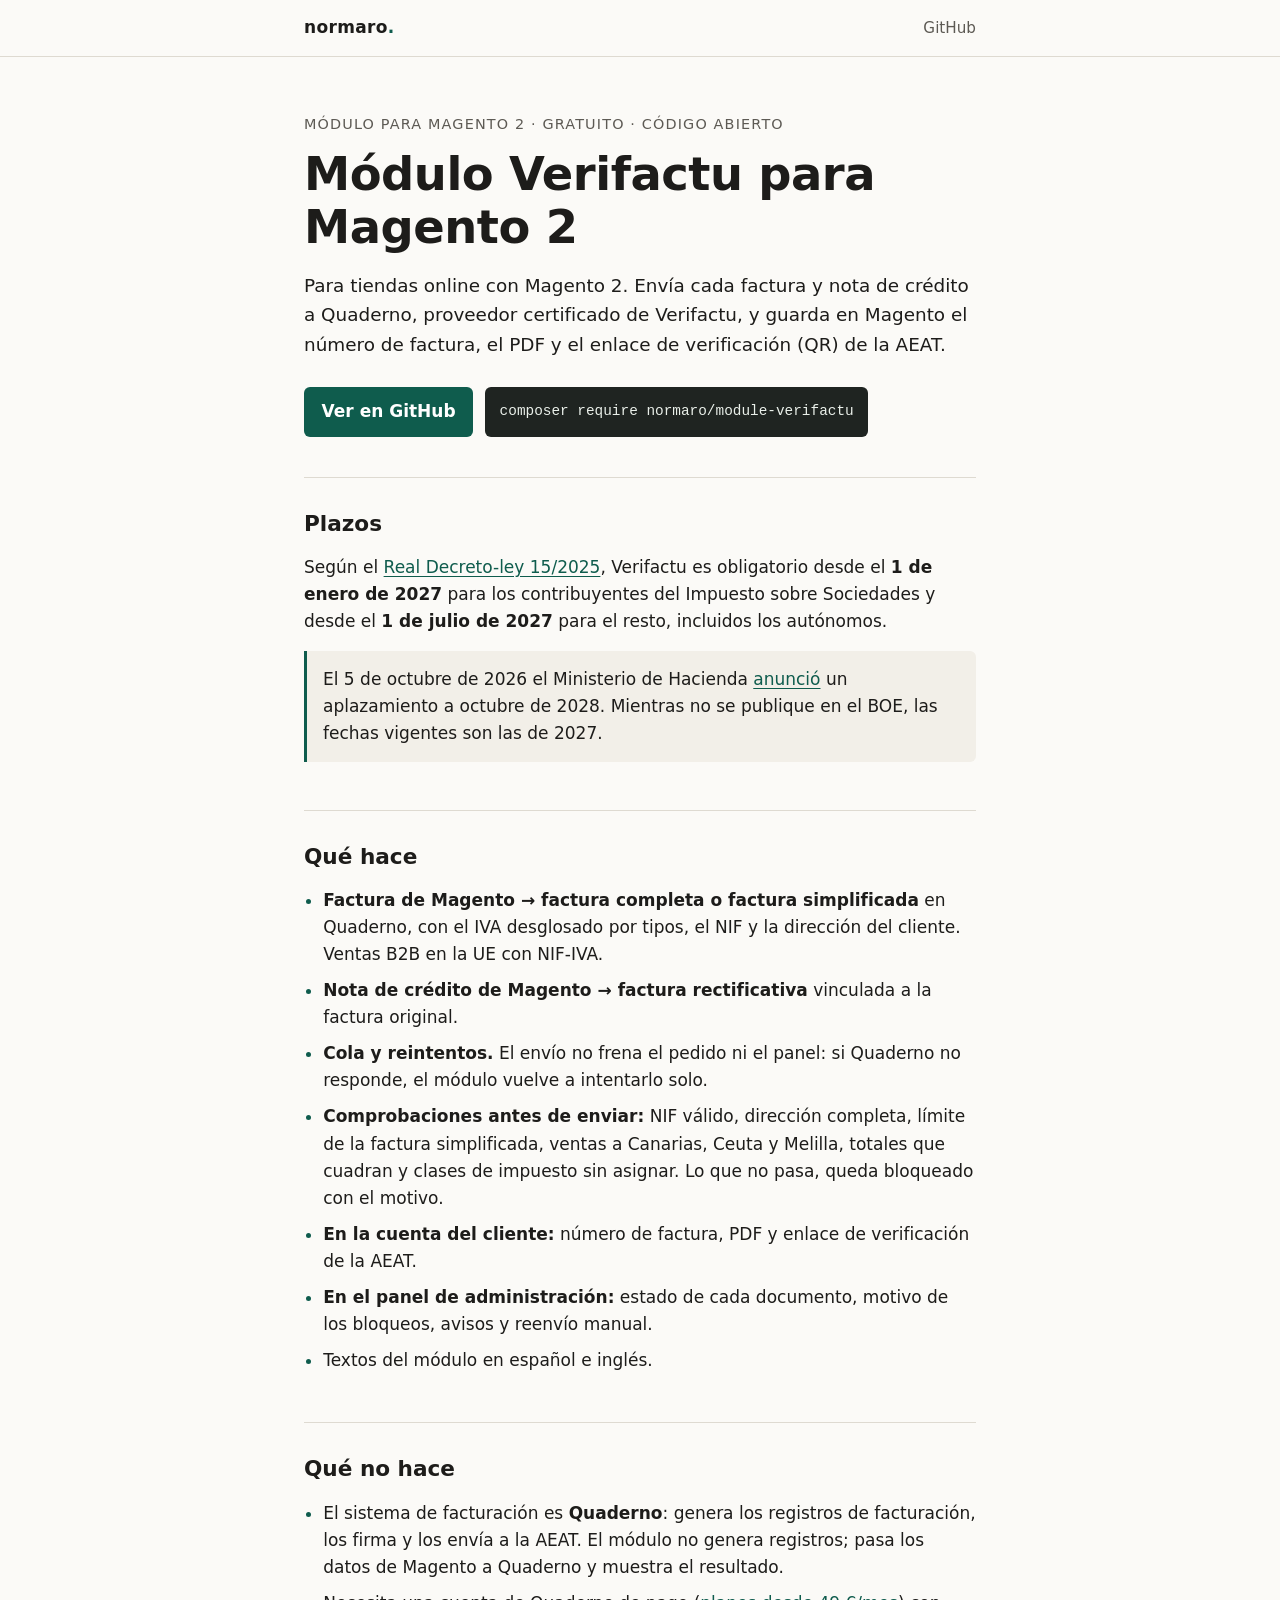
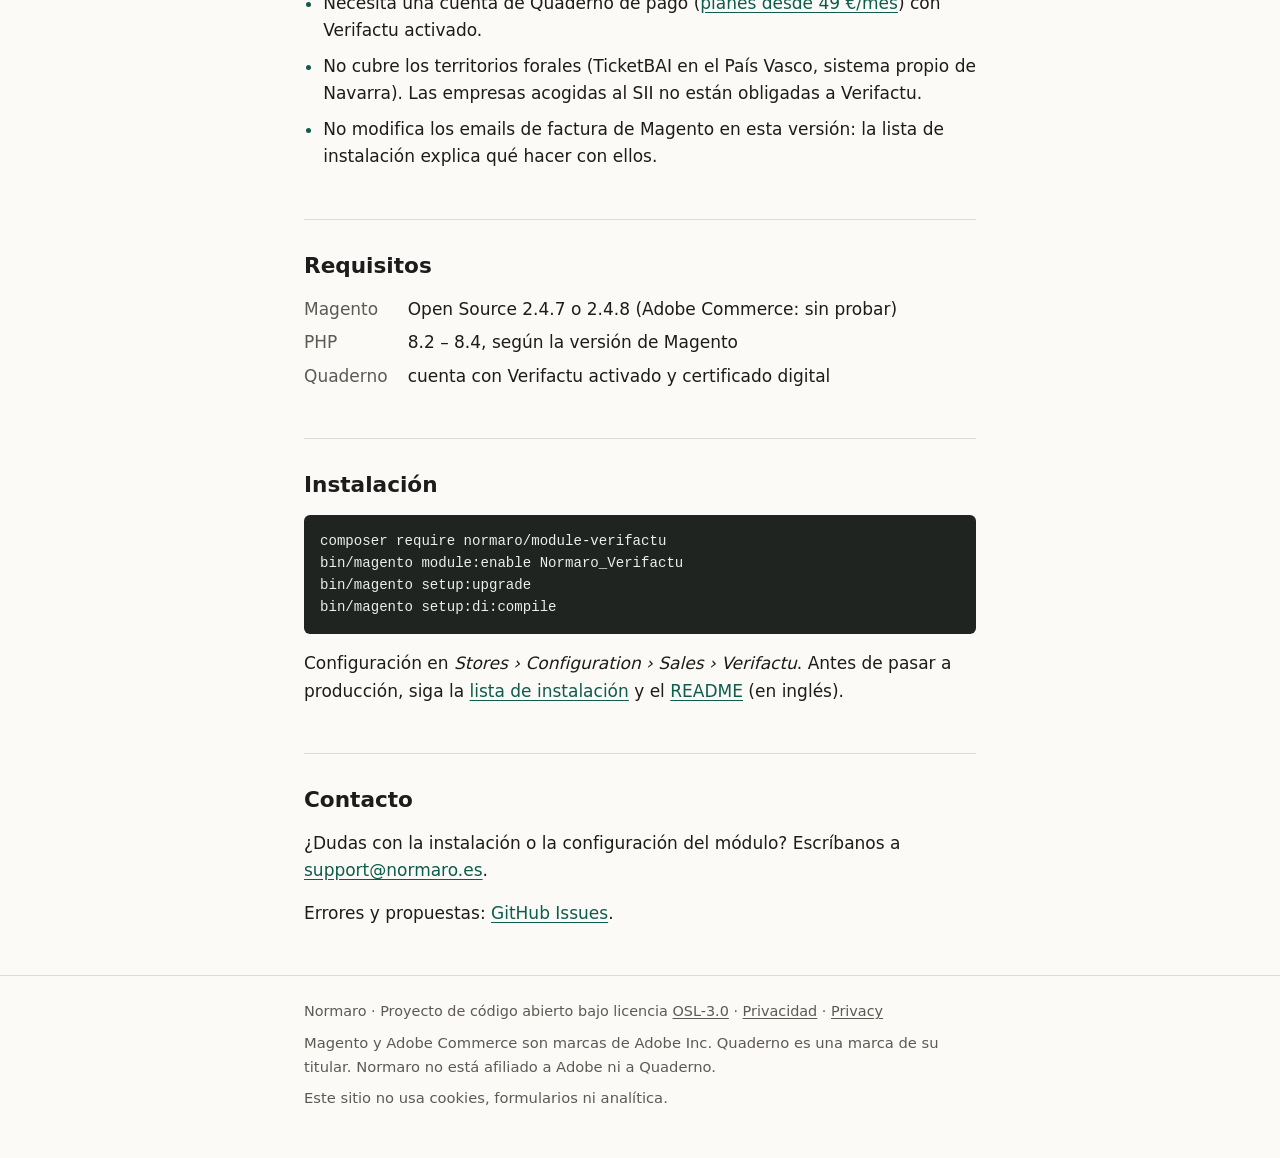
<file: index.html>
<!doctype html>
<html lang="es">
<head>
  <meta charset="utf-8">
  <meta name="viewport" content="width=device-width, initial-scale=1">
  <title>Módulo Verifactu para Magento 2, gratuito y open source · Normaro</title>
  <meta name="description" content="Módulo Verifactu para Magento 2: envía facturas y notas de crédito a Quaderno, proveedor certificado, y guarda en Magento el número, el PDF y el QR de la AEAT. Gratuito, código abierto.">
  <link rel="canonical" href="https://normaro.es/">
  <meta property="og:type" content="website">
  <meta property="og:locale" content="es_ES">
  <meta property="og:site_name" content="Normaro">
  <meta property="og:url" content="https://normaro.es/">
  <meta property="og:title" content="Módulo Verifactu para Magento 2">
  <meta property="og:description" content="Gratuito y de código abierto: facturas y notas de crédito de Magento a Quaderno, con el número, el PDF y el QR de la AEAT en Magento.">
  <script type="application/ld+json">
  {
    "@context": "https://schema.org",
    "@type": "SoftwareApplication",
    "name": "Verifactu para Magento 2",
    "applicationCategory": "BusinessApplication",
    "operatingSystem": "Magento Open Source 2.4.7, 2.4.8",
    "inLanguage": "es",
    "license": "https://opensource.org/license/osl-3-0-php",
    "url": "https://normaro.es/",
    "downloadUrl": "https://packagist.org/packages/normaro/module-verifactu",
    "codeRepository": "https://github.com/normaro/magento-verifactu",
    "offers": { "@type": "Offer", "price": "0", "priceCurrency": "EUR" },
    "publisher": { "@type": "Organization", "name": "Normaro", "url": "https://normaro.es/" }
  }
  </script>
  <link rel="icon" href="favicon.svg" type="image/svg+xml">
  <link rel="stylesheet" href="style.css">
</head>
<body>
  <header class="site">
    <div class="wrap">
      <a class="brand" href="/">normaro<span>.</span></a>
      <nav><a href="https://github.com/normaro/magento-verifactu">GitHub</a></nav>
    </div>
  </header>

  <main class="wrap">
    <div class="hero">
      <p class="eyebrow">Módulo para Magento 2 · gratuito · código abierto</p>
      <h1>Módulo Verifactu para Magento&nbsp;2</h1>
      <p class="lead">Para tiendas online con Magento 2. Envía cada factura y nota de crédito a Quaderno, proveedor certificado
        de Verifactu, y guarda en Magento el número de factura, el PDF y el enlace de verificación
        (QR) de la AEAT.</p>
      <div class="actions">
        <a class="button" href="https://github.com/normaro/magento-verifactu">Ver en GitHub</a>
        <code class="cmd">composer require normaro/module-verifactu</code>
      </div>
    </div>

    <section id="plazos">
      <h2>Plazos</h2>
      <p>Según el <a href="https://www.boe.es/buscar/doc.php?id=BOE-A-2025-24446">Real Decreto-ley
        15/2025</a>, Verifactu es obligatorio desde el <strong>1 de enero de 2027</strong> para los
        contribuyentes del Impuesto sobre Sociedades y desde el <strong>1 de julio de 2027</strong>
        para el resto, incluidos los autónomos.</p>
      <div class="note">
        <p>El 5 de octubre de 2026 el Ministerio de Hacienda
          <a href="https://www.elespanol.com/invertia/economia/20261005/hacienda-vuelve-retrasar-verifactu-pospone-implantacion-empresas-autonomos/1003744409037_0.html">anunció</a>
          un aplazamiento a octubre de 2028. Mientras no se publique en el BOE, las fechas vigentes
          son las de 2027.</p>
      </div>
    </section>

    <section id="que-hace">
      <h2>Qué hace</h2>
      <ul>
        <li><strong>Factura de Magento → factura completa o factura simplificada</strong> en Quaderno,
          con el IVA desglosado por tipos, el NIF y la dirección del cliente. Ventas B2B en la UE
          con NIF-IVA.</li>
        <li><strong>Nota de crédito de Magento → factura rectificativa</strong> vinculada a la
          factura original.</li>
        <li><strong>Cola y reintentos.</strong> El envío no frena el pedido ni el panel: si Quaderno
          no responde, el módulo vuelve a intentarlo solo.</li>
        <li><strong>Comprobaciones antes de enviar:</strong> NIF válido, dirección completa, límite
          de la factura simplificada, ventas a Canarias, Ceuta y Melilla, totales que cuadran y
          clases de impuesto sin asignar. Lo que no pasa, queda bloqueado con el motivo.</li>
        <li><strong>En la cuenta del cliente:</strong> número de factura, PDF y enlace de
          verificación de la AEAT.</li>
        <li><strong>En el panel de administración:</strong> estado de cada documento, motivo de los
          bloqueos, avisos y reenvío manual.</li>
        <li>Textos del módulo en español e inglés.</li>
      </ul>
    </section>

    <section id="que-no-hace">
      <h2>Qué no hace</h2>
      <ul>
        <li>El sistema de facturación es <strong>Quaderno</strong>: genera los registros de
          facturación, los firma y los envía a la AEAT. El módulo no genera registros; pasa los
          datos de Magento a Quaderno y muestra el resultado.</li>
        <li>Necesita una cuenta de Quaderno de pago
          (<a href="https://support.quaderno.io/article/492-plans-pricing">planes desde 49&nbsp;€/mes</a>)
          con Verifactu activado.</li>
        <li>No cubre los territorios forales (TicketBAI en el País Vasco, sistema propio de Navarra).
          Las empresas acogidas al SII no están obligadas a Verifactu.</li>
        <li>No modifica los emails de factura de Magento en esta versión: la lista de instalación
          explica qué hacer con ellos.</li>
      </ul>
    </section>

    <section id="requisitos">
      <h2>Requisitos</h2>
      <dl class="facts">
        <dt>Magento</dt><dd>Open Source 2.4.7 o 2.4.8 (Adobe Commerce: sin probar)</dd>
        <dt>PHP</dt><dd>8.2 – 8.4, según la versión de Magento</dd>
        <dt>Quaderno</dt><dd>cuenta con Verifactu activado y certificado digital</dd>
      </dl>
    </section>

    <section id="instalacion">
      <h2>Instalación</h2>
<pre><code>composer require normaro/module-verifactu
bin/magento module:enable Normaro_Verifactu
bin/magento setup:upgrade
bin/magento setup:di:compile</code></pre>
      <p>Configuración en <em>Stores › Configuration › Sales › Verifactu</em>. Antes de pasar a
        producción, siga la
        <a href="https://github.com/normaro/magento-verifactu/blob/main/module/docs/install-checklist.md">lista
        de instalación</a> y el
        <a href="https://github.com/normaro/magento-verifactu/blob/main/module/README.md">README</a>
        (en inglés).</p>
    </section>

    <section id="contacto">
      <h2>Contacto</h2>
      <p>¿Dudas con la instalación o la configuración del módulo? Escríbanos a
        <a href="mailto:support@normaro.es">support@normaro.es</a>.</p>
      <p>Errores y propuestas:
        <a href="https://github.com/normaro/magento-verifactu/issues">GitHub Issues</a>.</p>
    </section>
  </main>

  <footer class="site">
    <div class="wrap">
      <p>Normaro · Proyecto de código abierto bajo licencia
        <a href="https://opensource.org/license/osl-3-0-php">OSL-3.0</a> ·
        <a href="/privacidad/">Privacidad</a> · <a href="/privacy/" hreflang="en">Privacy</a></p>
      <p class="small">Magento y Adobe Commerce son marcas de Adobe Inc. Quaderno es una marca de su
        titular. Normaro no está afiliado a Adobe ni a Quaderno.</p>
      <p class="small">Este sitio no usa cookies, formularios ni analítica.</p>
    </div>
  </footer>
</body>
</html>
</file>
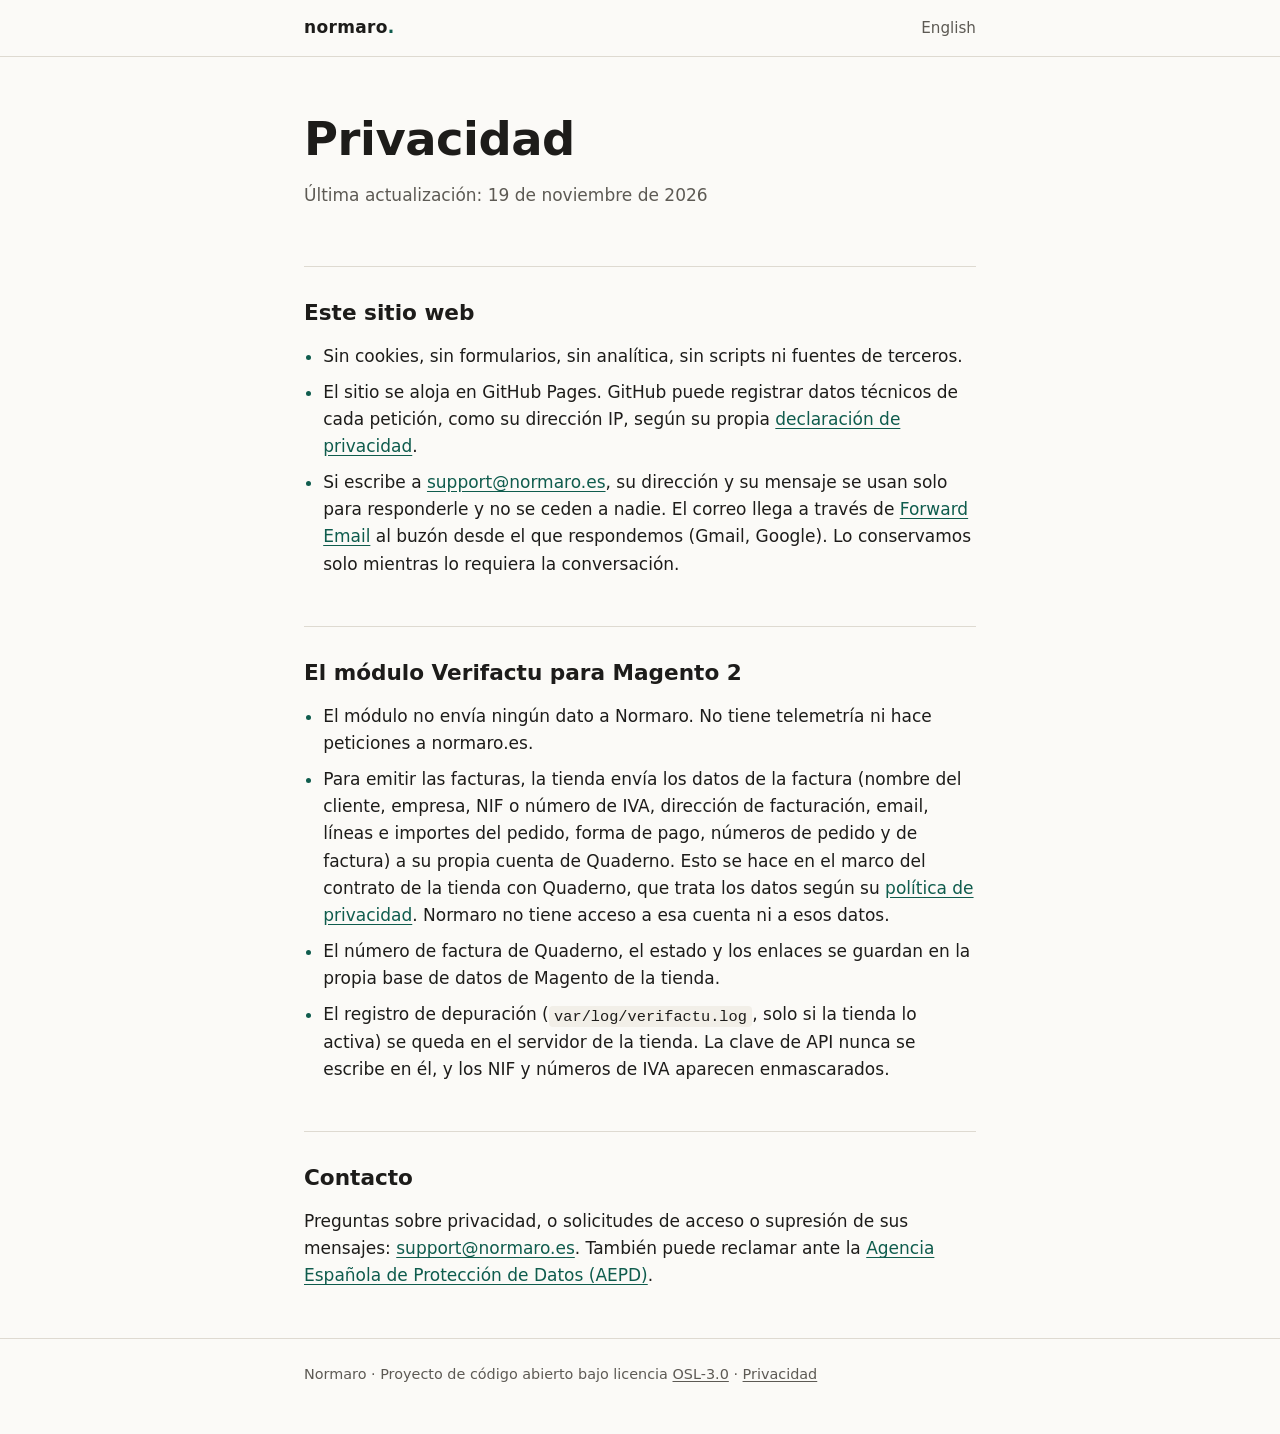
<file: privacidad/index.html>
<!doctype html>
<html lang="es">
<head>
  <meta charset="utf-8">
  <meta name="viewport" content="width=device-width, initial-scale=1">
  <title>Privacidad · Normaro</title>
  <meta name="description" content="Privacidad en Normaro: qué hacen con los datos personales el sitio normaro.es y el módulo Verifactu para Magento 2.">
  <link rel="canonical" href="https://normaro.es/privacidad/">
  <link rel="alternate" hreflang="es" href="https://normaro.es/privacidad/">
  <link rel="alternate" hreflang="en" href="https://normaro.es/privacy/">
  <link rel="icon" href="/favicon.svg" type="image/svg+xml">
  <link rel="stylesheet" href="/style.css">
</head>
<body>
  <header class="site">
    <div class="wrap">
      <a class="brand" href="/">normaro<span>.</span></a>
      <nav><a href="/privacy/" hreflang="en" lang="en">English</a></nav>
    </div>
  </header>

  <main class="wrap">
    <div class="hero">
      <h1>Privacidad</h1>
      <p class="muted">Última actualización: 19 de noviembre de 2026</p>
    </div>

    <section>
      <h2>Este sitio web</h2>
      <ul>
        <li>Sin cookies, sin formularios, sin analítica, sin scripts ni fuentes de terceros.</li>
        <li>El sitio se aloja en GitHub Pages. GitHub puede registrar datos técnicos de cada
          petición, como su dirección IP, según su propia
          <a href="https://docs.github.com/en/site-policy/privacy-policies/github-general-privacy-statement">declaración de privacidad</a>.</li>
        <li>Si escribe a <a href="mailto:support@normaro.es">support@normaro.es</a>, su dirección y su
          mensaje se usan solo para responderle y no se ceden a nadie. El correo llega a través de
          <a href="https://forwardemail.net/en/privacy">Forward Email</a> al buzón desde el que
          respondemos (Gmail, Google). Lo conservamos solo mientras lo requiera la conversación.</li>
      </ul>
    </section>

    <section>
      <h2>El módulo Verifactu para Magento 2</h2>
      <ul>
        <li>El módulo no envía ningún dato a Normaro. No tiene telemetría ni hace peticiones a
          normaro.es.</li>
        <li>Para emitir las facturas, la tienda envía los datos de la factura (nombre del cliente,
          empresa, NIF o número de IVA, dirección de facturación, email, líneas e importes del
          pedido, forma de pago, números de pedido y de factura) a su propia cuenta de Quaderno.
          Esto se hace en el marco del contrato de la tienda con Quaderno, que trata los datos según
          su <a href="https://quaderno.io/legal/privacy/">política de privacidad</a>. Normaro no
          tiene acceso a esa cuenta ni a esos datos.</li>
        <li>El número de factura de Quaderno, el estado y los enlaces se guardan en la propia base de
          datos de Magento de la tienda.</li>
        <li>El registro de depuración (<code>var/log/verifactu.log</code>, solo si la tienda lo
          activa) se queda en el servidor de la tienda. La clave de API nunca se escribe en él, y los
          NIF y números de IVA aparecen enmascarados.</li>
      </ul>
    </section>

    <section>
      <h2>Contacto</h2>
      <p>Preguntas sobre privacidad, o solicitudes de acceso o supresión de sus mensajes:
        <a href="mailto:support@normaro.es">support@normaro.es</a>. También puede reclamar ante la
        <a href="https://www.aepd.es/">Agencia Española de Protección de Datos (AEPD)</a>.</p>
    </section>
  </main>

  <footer class="site">
    <div class="wrap">
      <p>Normaro · Proyecto de código abierto bajo licencia
        <a href="https://opensource.org/license/osl-3-0-php">OSL-3.0</a> ·
        <a href="/privacidad/">Privacidad</a></p>
    </div>
  </footer>
</body>
</html>
</file>
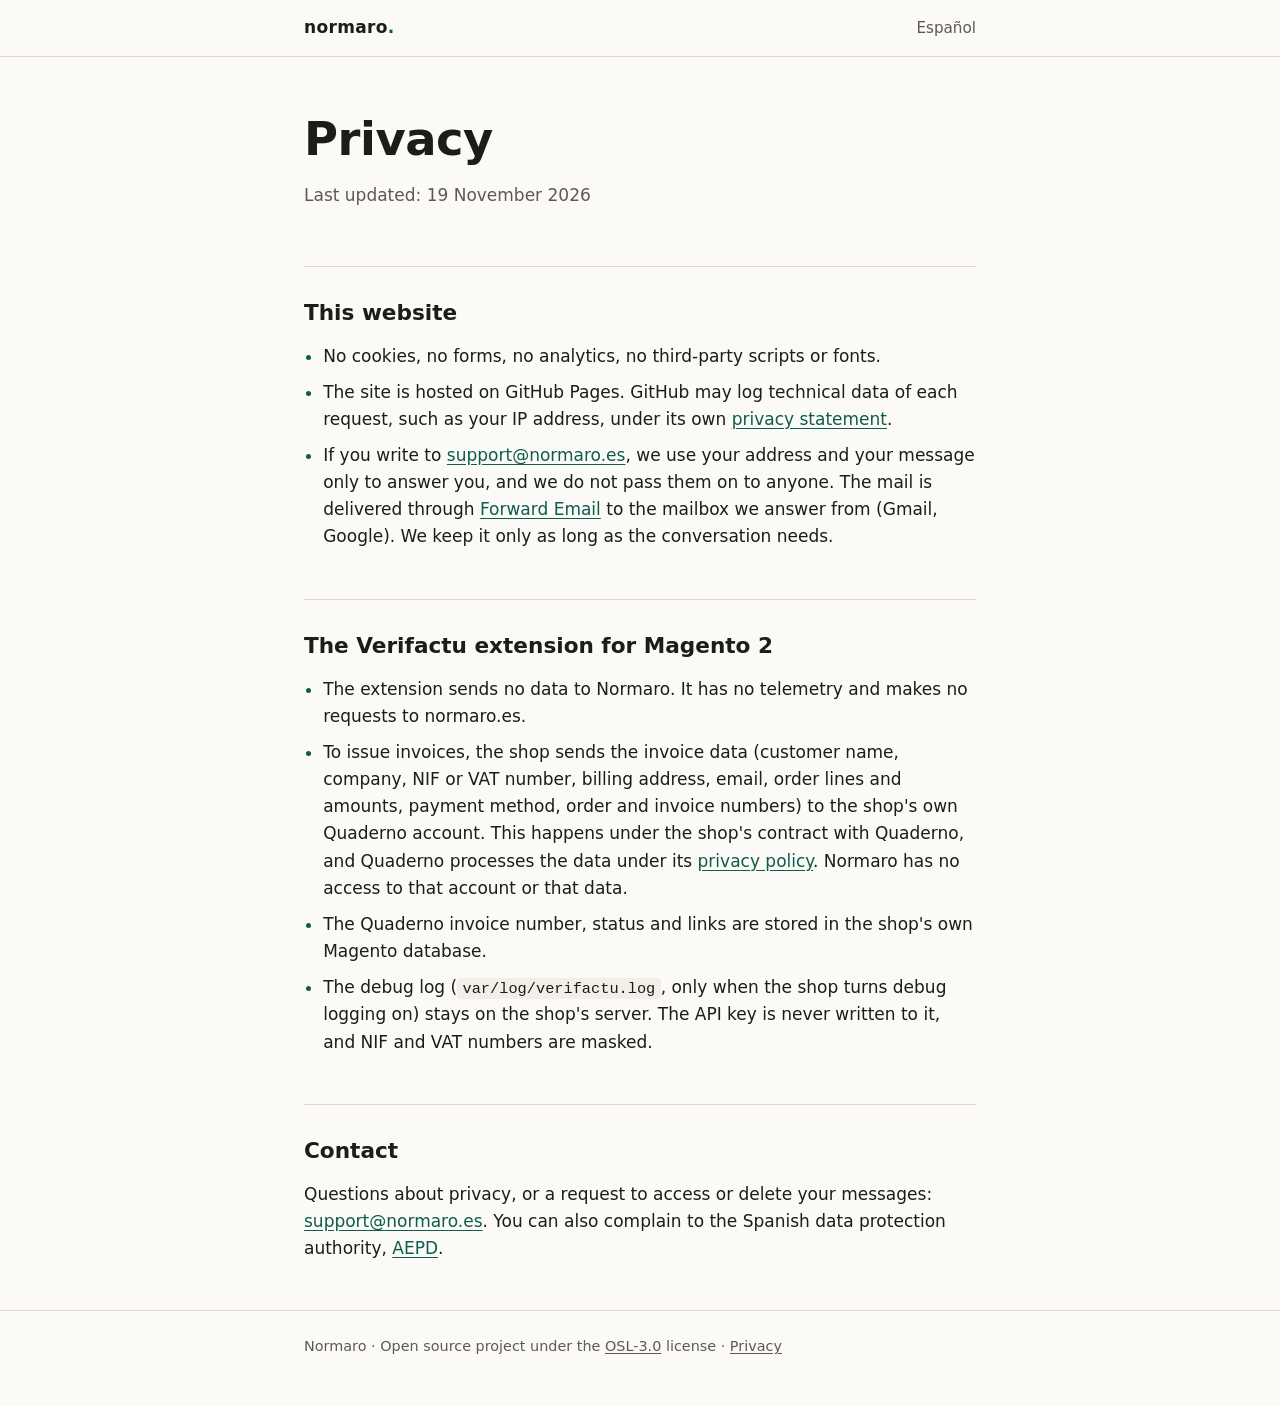
<file: privacy/index.html>
<!doctype html>
<html lang="en">
<head>
  <meta charset="utf-8">
  <meta name="viewport" content="width=device-width, initial-scale=1">
  <title>Privacy · Normaro</title>
  <meta name="description" content="Privacy at Normaro: what the normaro.es website and the Verifactu extension for Magento 2 do with personal data.">
  <link rel="canonical" href="https://normaro.es/privacy/">
  <link rel="alternate" hreflang="en" href="https://normaro.es/privacy/">
  <link rel="alternate" hreflang="es" href="https://normaro.es/privacidad/">
  <link rel="icon" href="/favicon.svg" type="image/svg+xml">
  <link rel="stylesheet" href="/style.css">
</head>
<body>
  <header class="site">
    <div class="wrap">
      <a class="brand" href="/">normaro<span>.</span></a>
      <nav><a href="/privacidad/" hreflang="es" lang="es">Español</a></nav>
    </div>
  </header>

  <main class="wrap">
    <div class="hero">
      <h1>Privacy</h1>
      <p class="muted">Last updated: 19 November 2026</p>
    </div>

    <section>
      <h2>This website</h2>
      <ul>
        <li>No cookies, no forms, no analytics, no third-party scripts or fonts.</li>
        <li>The site is hosted on GitHub Pages. GitHub may log technical data of each request, such
          as your IP address, under its own
          <a href="https://docs.github.com/en/site-policy/privacy-policies/github-general-privacy-statement">privacy statement</a>.</li>
        <li>If you write to <a href="mailto:support@normaro.es">support@normaro.es</a>, we use your
          address and your message only to answer you, and we do not pass them on to anyone. The
          mail is delivered through <a href="https://forwardemail.net/en/privacy">Forward Email</a>
          to the mailbox we answer from (Gmail, Google). We keep it only as long as the conversation
          needs.</li>
      </ul>
    </section>

    <section>
      <h2>The Verifactu extension for Magento 2</h2>
      <ul>
        <li>The extension sends no data to Normaro. It has no telemetry and makes no requests to
          normaro.es.</li>
        <li>To issue invoices, the shop sends the invoice data (customer name, company, NIF or VAT
          number, billing address, email, order lines and amounts, payment method, order and invoice
          numbers) to the shop's own Quaderno account. This happens under the shop's contract with
          Quaderno, and Quaderno processes the data under its
          <a href="https://quaderno.io/legal/privacy/">privacy policy</a>. Normaro has no access to
          that account or that data.</li>
        <li>The Quaderno invoice number, status and links are stored in the shop's own Magento
          database.</li>
        <li>The debug log (<code>var/log/verifactu.log</code>, only when the shop turns debug
          logging on) stays on the shop's server. The API key is never written to it, and NIF and
          VAT numbers are masked.</li>
      </ul>
    </section>

    <section>
      <h2>Contact</h2>
      <p>Questions about privacy, or a request to access or delete your messages:
        <a href="mailto:support@normaro.es">support@normaro.es</a>. You can also complain to the
        Spanish data protection authority, <a href="https://www.aepd.es/">AEPD</a>.</p>
    </section>
  </main>

  <footer class="site">
    <div class="wrap">
      <p>Normaro · Open source project under the
        <a href="https://opensource.org/license/osl-3-0-php">OSL-3.0</a> license ·
        <a href="/privacy/">Privacy</a></p>
    </div>
  </footer>
</body>
</html>
</file>
<file: style.css>
:root {
  --bg: #fbfaf7;
  --surface: #f2efe8;
  --text: #1d1c1a;
  --muted: #5d5a54;
  --line: #dedad1;
  --accent: #0f5c4d;
  --accent-text: #ffffff;
  --code-bg: #1f2421;
  --code-text: #e9efe9;
  --measure: 44rem;
}

@media (prefers-color-scheme: dark) {
  :root {
    --bg: #151614;
    --surface: #1e201d;
    --text: #ecebe6;
    --muted: #a9a69e;
    --line: #34362f;
    --accent: #5fc2a8;
    --accent-text: #0e1513;
    --code-bg: #0c0e0d;
    --code-text: #dfe8e2;
  }
}

*, *::before, *::after { box-sizing: border-box; }

html { -webkit-text-size-adjust: 100%; }

body {
  margin: 0;
  background: var(--bg);
  color: var(--text);
  font: 17px/1.6 system-ui, -apple-system, "Segoe UI", Roboto, "Helvetica Neue", Arial, sans-serif;
}

a { color: var(--accent); text-underline-offset: 0.15em; }
a:hover { text-decoration-thickness: 2px; }

.wrap { max-width: var(--measure); margin: 0 auto; padding: 0 1rem; }

header.site {
  border-bottom: 1px solid var(--line);
}
header.site .wrap {
  display: flex; align-items: center; justify-content: space-between;
  min-height: 3.5rem; gap: 1rem;
}
.brand {
  font-weight: 700; letter-spacing: 0.02em; color: var(--text); text-decoration: none;
}
.brand span { color: var(--accent); }
header.site nav a { color: var(--muted); text-decoration: none; font-size: 0.95rem; }
header.site nav a:hover { color: var(--text); }

.hero { padding: 3.5rem 0 2.5rem; }
.eyebrow {
  margin: 0 0 0.75rem; color: var(--muted); font-size: 0.9rem;
  text-transform: uppercase; letter-spacing: 0.08em;
}
h1 {
  margin: 0 0 1rem; font-size: clamp(2rem, 6vw, 2.9rem); line-height: 1.15; letter-spacing: -0.01em;
}
.lead { margin: 0 0 1.75rem; font-size: 1.15rem; color: var(--text); }

.actions { display: flex; flex-wrap: wrap; gap: 0.75rem; align-items: stretch; }
.button {
  display: inline-flex; align-items: center; padding: 0.7rem 1.1rem; border-radius: 6px;
  background: var(--accent); color: var(--accent-text); font-weight: 600; text-decoration: none;
}
.button:hover { filter: brightness(1.08); }
.actions code.cmd {
  display: inline-flex; align-items: center; padding: 0.7rem 0.9rem; border-radius: 6px;
  background: var(--code-bg); color: var(--code-text); font-size: 0.9rem;
  overflow-x: auto; max-width: 100%;
}

section { padding: 2rem 0; border-top: 1px solid var(--line); }
h2 { margin: 0 0 1rem; font-size: 1.35rem; line-height: 1.3; }
p { margin: 0 0 1rem; }
ul { margin: 0 0 1rem; padding-left: 1.2rem; }
li { margin: 0 0 0.55rem; }
li::marker { color: var(--accent); }
.muted { color: var(--muted); }
.small { font-size: 0.92rem; }

.note {
  background: var(--surface); border-left: 3px solid var(--accent);
  padding: 0.9rem 1rem; border-radius: 0 6px 6px 0; margin: 0 0 1rem;
}
.note p:last-child { margin-bottom: 0; }

code, pre { font-family: ui-monospace, SFMono-Regular, Menlo, Consolas, "Liberation Mono", monospace; }
pre {
  background: var(--code-bg); color: var(--code-text); padding: 1rem; border-radius: 6px;
  overflow-x: auto; font-size: 0.88rem; line-height: 1.55; margin: 0 0 1rem;
}
p code, li code { background: var(--surface); padding: 0.1em 0.35em; border-radius: 4px; font-size: 0.9em; }

dl.facts { display: grid; grid-template-columns: max-content 1fr; gap: 0.4rem 1.25rem; margin: 0 0 1rem; }
dl.facts dt { color: var(--muted); }
dl.facts dd { margin: 0; }

footer.site { border-top: 1px solid var(--line); padding: 1.5rem 0 2.5rem; color: var(--muted); font-size: 0.9rem; }
footer.site p { margin: 0 0 0.5rem; }
footer.site a { color: var(--muted); }

@media (max-width: 520px) {
  body { font-size: 16px; }
  .hero { padding: 2.25rem 0 1.75rem; }
  dl.facts { grid-template-columns: 1fr; gap: 0.1rem; }
  dl.facts dd { margin-bottom: 0.6rem; }
}
</file>
